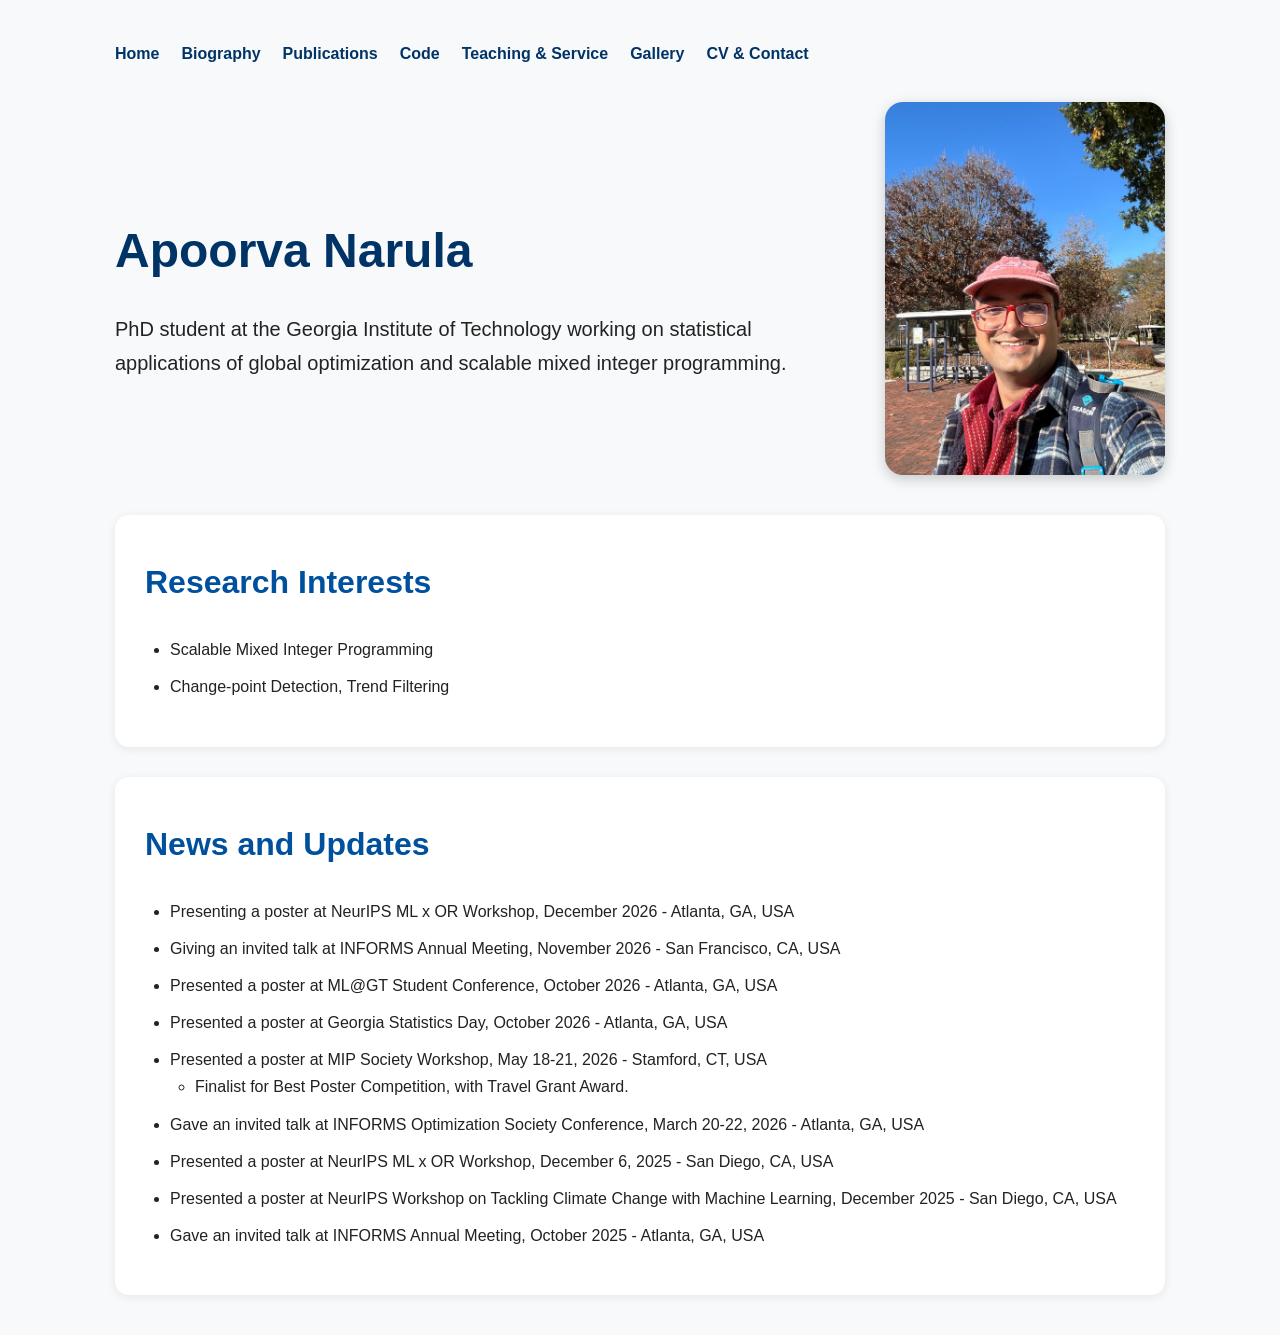
<file: index.html>
<!DOCTYPE html>
<html>
<head>
    <title>Apoorva Narula</title>
    <link rel="stylesheet" href="style.css">
</head>

<body>

    <nav>
        <a href="index.html">Home</a>
        <a href="biography.html">Biography</a>
        <a href="publications.html">Publications</a>
        <a href="code.html">Code</a>
        <a href="teaching-service.html">Teaching & Service</a>
        <a href="gallery.html">Gallery</a>
        <a href="cv-contact.html">CV & Contact</a>
    </nav>

    <div class="hero">
        <div class="hero-text">
            <h1>Apoorva Narula</h1>

            <p style="font-size:20px;">
                PhD student at the Georgia Institute of Technology working on
                statistical applications of global optimization and scalable
                mixed integer programming.
            </p>
        </div>

        <img src="Apoorva_N.JPG"
             alt="Apoorva Narula"
             class="profile-image">
    </div>

    <div class="card">
        <h2>Research Interests</h2>

        <ul>
            <li>Scalable Mixed Integer Programming</li>
            <li>Change-point Detection, Trend Filtering</li>
        </ul>
    </div>

    <div class="card">

<h2>News and Updates</h2>

<ul>
    <li>Presenting a poster at NeurIPS ML x OR Workshop,
        December 2026 - Atlanta, GA, USA</li>

    <li>Giving an invited talk at INFORMS Annual Meeting,
        November 2026 - San Francisco, CA, USA</li>

    <li>Presented a poster at ML@GT Student Conference,
        October 2026 - Atlanta, GA, USA</li>

    <li>Presented a poster at Georgia Statistics Day,
        October 2026 - Atlanta, GA, USA</li>

    <li>Presented a poster at MIP Society Workshop,
        May 18-21, 2026 - Stamford, CT, USA
        <ul>
            <li>Finalist for Best Poster Competition,
                with Travel Grant Award.</li>
        </ul>
    </li>

    <li>Gave an invited talk at INFORMS Optimization Society
        Conference, March 20-22, 2026 - Atlanta, GA, USA</li>

    <li>Presented a poster at NeurIPS ML x OR Workshop,
        December 6, 2025 - San Diego, CA, USA</li>

    <li>Presented a poster at NeurIPS Workshop on Tackling
        Climate Change with Machine Learning,
        December 2025 - San Diego, CA, USA</li>

    <li>Gave an invited talk at INFORMS Annual Meeting,
        October 2025 - Atlanta, GA, USA</li>
</ul>

    </div>

</body>
</html>
</file>
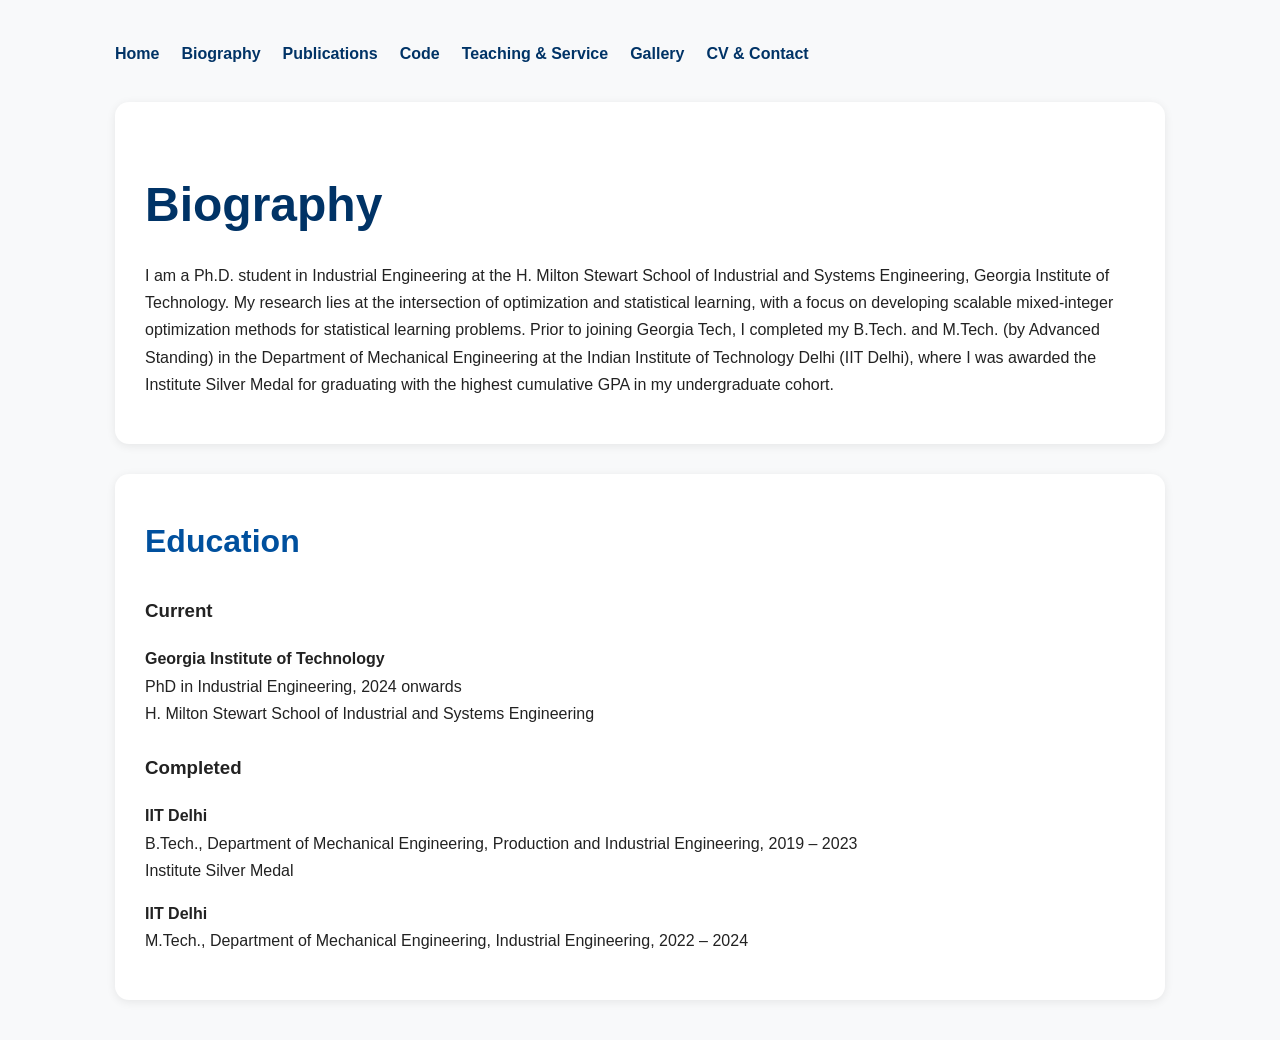
<file: biography.html>
<!DOCTYPE html>
<html>
<head>
    <title>Biography | Apoorva Narula</title>
    <link rel="stylesheet" href="style.css">
</head>

<body>

    <nav>
        <a href="index.html">Home</a>
        <a href="biography.html">Biography</a>
        <a href="publications.html">Publications</a>
        <a href="code.html">Code</a>
        <a href="teaching-service.html">Teaching & Service</a>
        <a href="gallery.html">Gallery</a>
        <a href="cv-contact.html">CV & Contact</a>
    </nav>

    <div class="card">
        <h1>Biography</h1>

        <p>
           I am a Ph.D. student in Industrial Engineering at the H. Milton Stewart School of 
            Industrial and Systems Engineering, Georgia Institute of Technology. My research 
            lies at the intersection of optimization and statistical learning, with a focus 
            on developing scalable mixed-integer optimization methods for statistical learning 
            problems. Prior to joining Georgia Tech, I completed my B.Tech. and M.Tech. 
            (by Advanced Standing) in the Department of Mechanical Engineering at the Indian 
            Institute of Technology Delhi (IIT Delhi), where I was awarded the Institute Silver 
            Medal for graduating with the highest cumulative GPA in my undergraduate cohort.
        </p>

    </div>

    <div class="card">
        <h2>Education</h2>

        <h3>Current</h3>

        <p>
            <strong>Georgia Institute of Technology</strong><br>
            PhD in Industrial Engineering, 2024 onwards<br>
            H. Milton Stewart School of Industrial and Systems Engineering
        </p>

        <h3>Completed</h3>

        <p>
            <strong>IIT Delhi</strong><br>
            B.Tech., Department of Mechanical Engineering, Production and Industrial Engineering, 2019 &ndash; 2023<br>
            Institute Silver Medal
        </p>

        <p>
            <strong>IIT Delhi</strong><br>
            M.Tech., Department of Mechanical Engineering, Industrial Engineering, 2022 &ndash; 2024
        </p>
    </div>

</body>
</html>
</file>
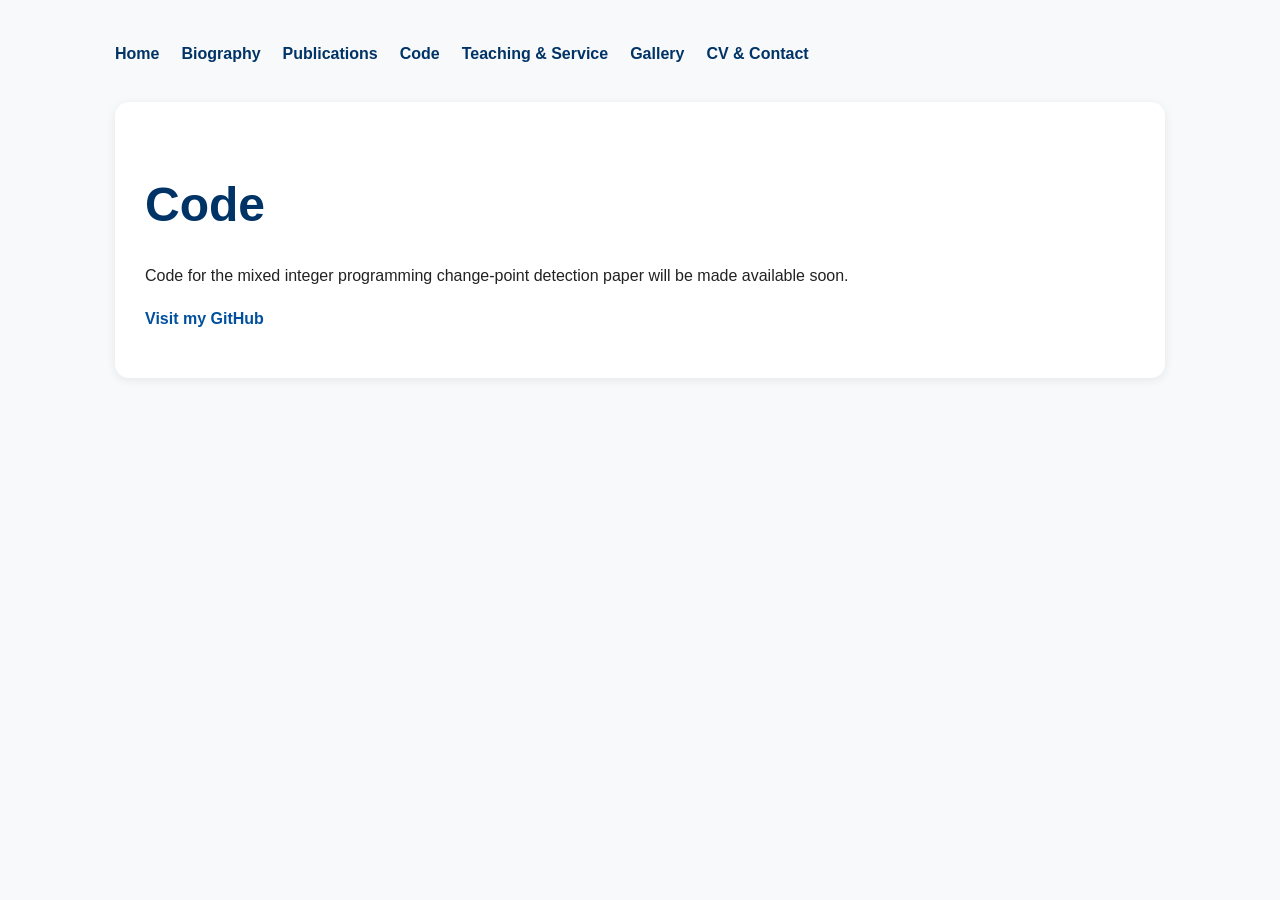
<file: code.html>
<!DOCTYPE html>
<html>
<head>
    <title>Code | Apoorva Narula</title>
    <link rel="stylesheet" href="style.css">
</head>

<body>

    <nav>
        <a href="index.html">Home</a>
        <a href="biography.html">Biography</a>
        <a href="publications.html">Publications</a>
        <a href="code.html">Code</a>
        <a href="teaching-service.html">Teaching & Service</a>
        <a href="gallery.html">Gallery</a>
        <a href="cv-contact.html">CV & Contact</a>
    </nav>

    <div class="card">
        <h1>Code</h1>

        <p>
            Code for the mixed integer programming change-point detection paper
            will be made available soon.
        </p>

        <p>
            <a href="https://github.com/ApoorvaGOR" target="_blank">
                Visit my GitHub
            </a>
        </p>
    </div>

</body>
</html>
</file>
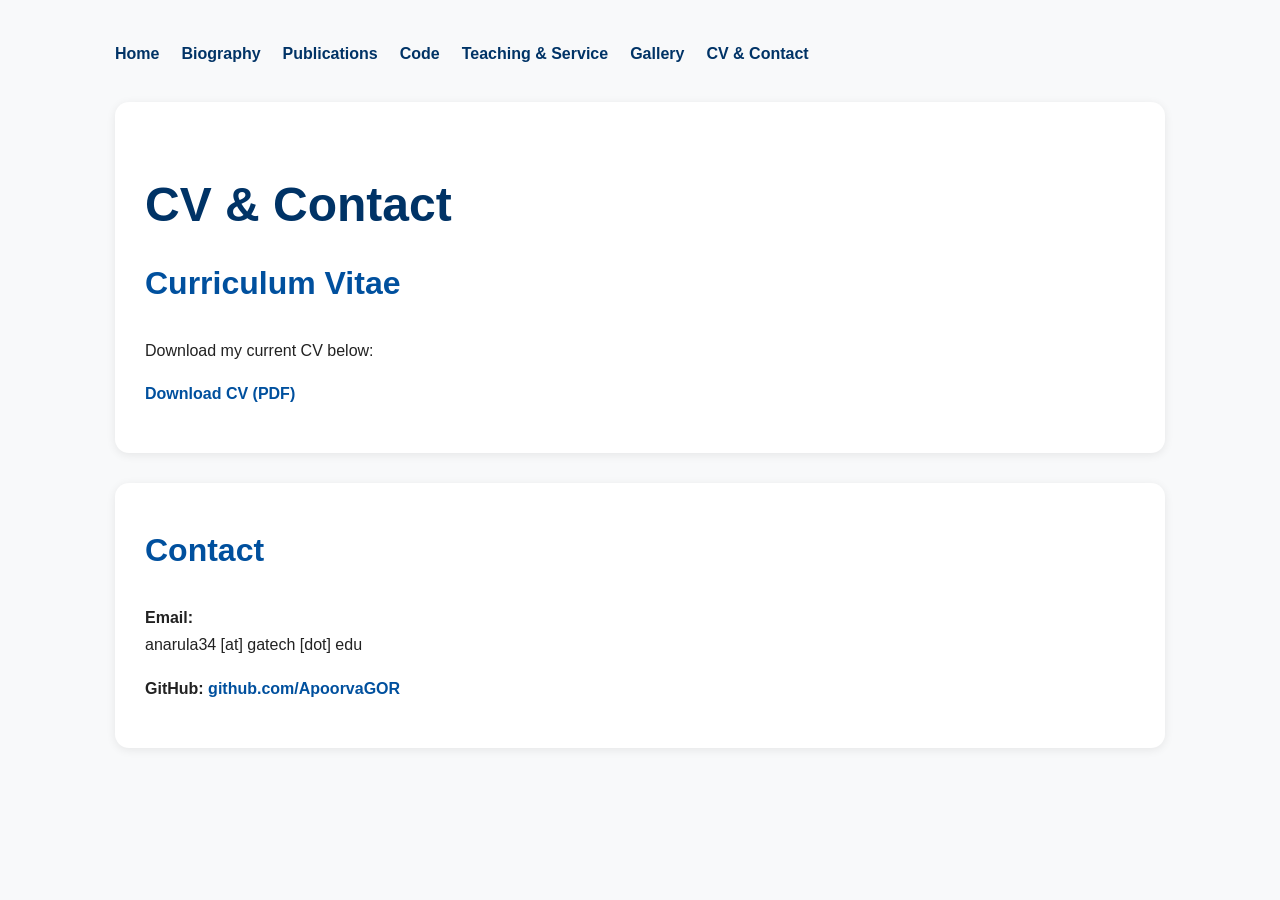
<file: cv-contact.html>
<!DOCTYPE html>
<html>
<head>
    <title>CV & Contact | Apoorva Narula</title>
    <link rel="stylesheet" href="style.css">
</head>

<body>

    <nav>
        <a href="index.html">Home</a>
        <a href="biography.html">Biography</a>
        <a href="publications.html">Publications</a>
        <a href="code.html">Code</a>
        <a href="teaching-service.html">Teaching & Service</a>
        <a href="gallery.html">Gallery</a>
        <a href="cv-contact.html">CV & Contact</a>
    </nav>

    <div class="card">

        <h1>CV & Contact</h1>

        <h2>Curriculum Vitae</h2>

        <p>
            Download my current CV below:
        </p>

        <p>
            <a href="Apoorva_Narula_CV_23_Oct_2026.pdf" target="_blank">
                Download CV (PDF)
            </a>
        </p>

    </div>

    <div class="card">

        <h2>Contact</h2>

        <p>
           <strong>Email:</strong><br>
            anarula34 [at] gatech [dot] edu
        </p>

        <p>
            <strong>GitHub:</strong>
            <a href="https://github.com/ApoorvaGOR" target="_blank">
                github.com/ApoorvaGOR
            </a>
        </p>

    </div>

</body>
</html>
</file>
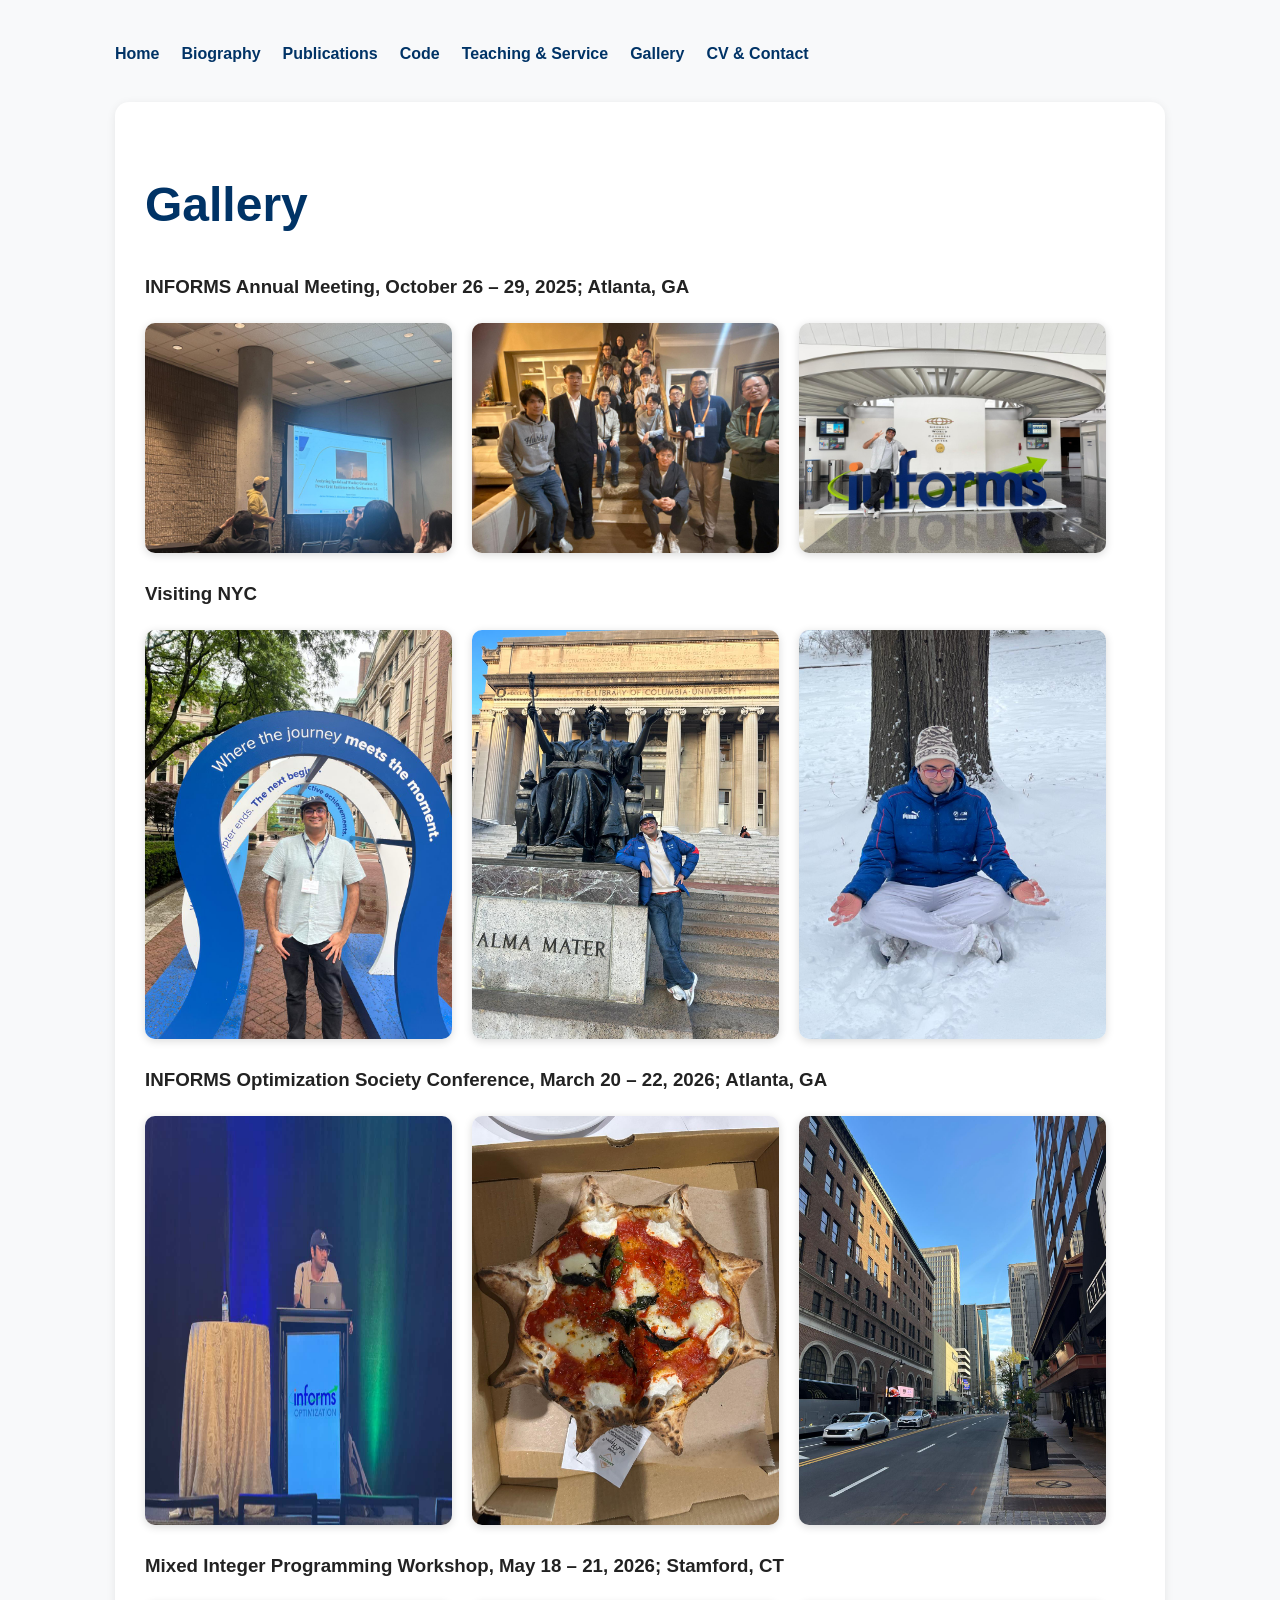
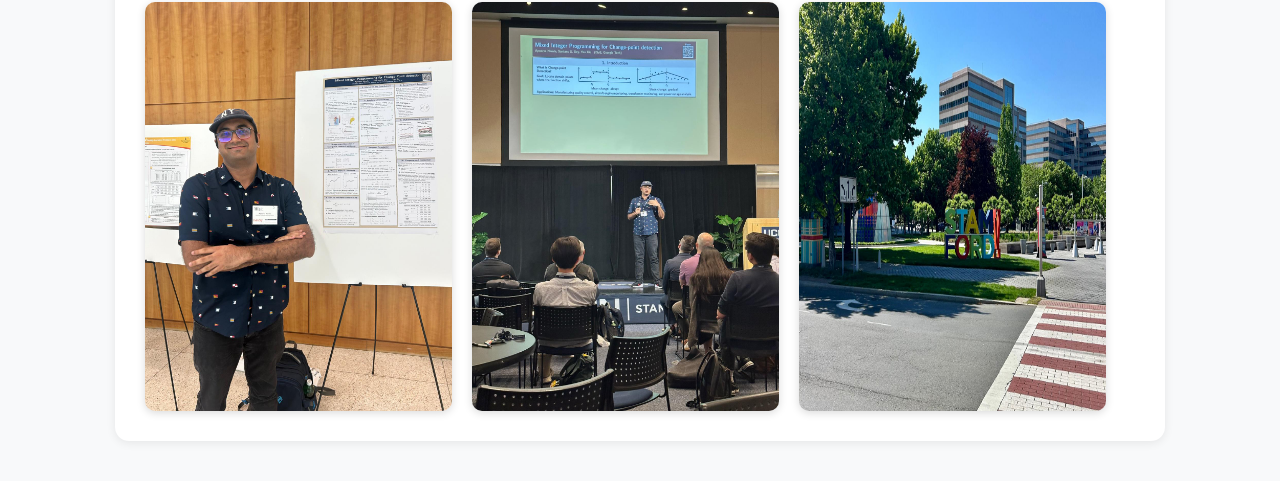
<file: gallery.html>
<!DOCTYPE html>
<html>
<head>
    <title>Gallery | Apoorva Narula</title>
    <link rel="stylesheet" href="style.css">
</head>

<body>

    <nav>
        <a href="index.html">Home</a>
        <a href="biography.html">Biography</a>
        <a href="publications.html">Publications</a>
        <a href="code.html">Code</a>
        <a href="teaching-service.html">Teaching & Service</a>
        <a href="gallery.html">Gallery</a>
        <a href="cv-contact.html">CV & Contact</a>
    </nav>

    <div class="card">

        <h1>Gallery</h1>

        <h3>INFORMS Annual Meeting, October 26 &ndash; 29, 2025; Atlanta, GA</h2>

        <div class="gallery-images">

            <img src="INFORMS_2025_1.jpeg"
                 alt="Apoorva presenting at INFORMS Annual Meeting, 2025">

            <img src="INFORMS_2025_2.jpeg"
                 alt="Apoorva presenting at INFORMS Annual Meeting, 2025">

            <img src="INFORMS_2025_3.jpeg"
                 alt="Apoorva presenting at INFORMS Annual Meeting, 2025">

            <!-- Example:
            <img src="conference_picture_2.JPG"
                 alt="Conference venue">

            <img src="conference_picture_3.JPG"
                 alt="Research presentation">
            -->

        </div>

        <h3> Visiting NYC </h2>

        <div class="gallery-images">

            <img src="NYC_1.jpeg"
                 alt="Apoorva presenting at NYC">

            <img src="NYC_2.jpeg"
                 alt="Apoorva presenting at NYC">

            <img src="NYC_3.jpeg"
                 alt="Apoorva presenting at NYC">

            <!-- Example:
            <img src="conference_picture_2.JPG"
                 alt="Conference venue">

            <img src="conference_picture_3.JPG"
                 alt="Research presentation">
            -->

        </div>   

        <h3>INFORMS Optimization Society Conference, March 20 &ndash; 22, 2026; Atlanta, GA</h2>

        <div class="gallery-images">

            <img src="IOS_talk.JPG"
                 alt="Apoorva presenting at INFORMS Optimization">

            <img src="IOS_2.jpeg"
                 alt="Apoorva presenting at INFORMS Optimization">

            <img src="IOS_3.jpeg"
                 alt="Apoorva presenting at INFORMS Optimization">

            <!-- Example:
            <img src="conference_picture_2.JPG"
                 alt="Conference venue">

            <img src="conference_picture_3.JPG"
                 alt="Research presentation">
            -->

        </div>

        <h3>Mixed Integer Programming Workshop, May 18 &ndash; 21, 2026; Stamford, CT</h2>

        <div class="gallery-images">

            <img src="Connecticut_1.jpeg"
                 alt="Apoorva presenting at MIP, 2026">

            <img src="Connecticut_2.jpeg"
                 alt="Apoorva presenting at MIP, 2026">
            
            <img src="Connecticut_3.jpeg"
                 alt="Apoorva presenting at MIP, 2026">

            <!-- Example:
            <img src="conference_picture_2.JPG"
                 alt="Conference venue">

            <img src="conference_picture_3.JPG"
                 alt="Research presentation">
            -->

        </div>  

    </div>

</body>
</html>
</file>
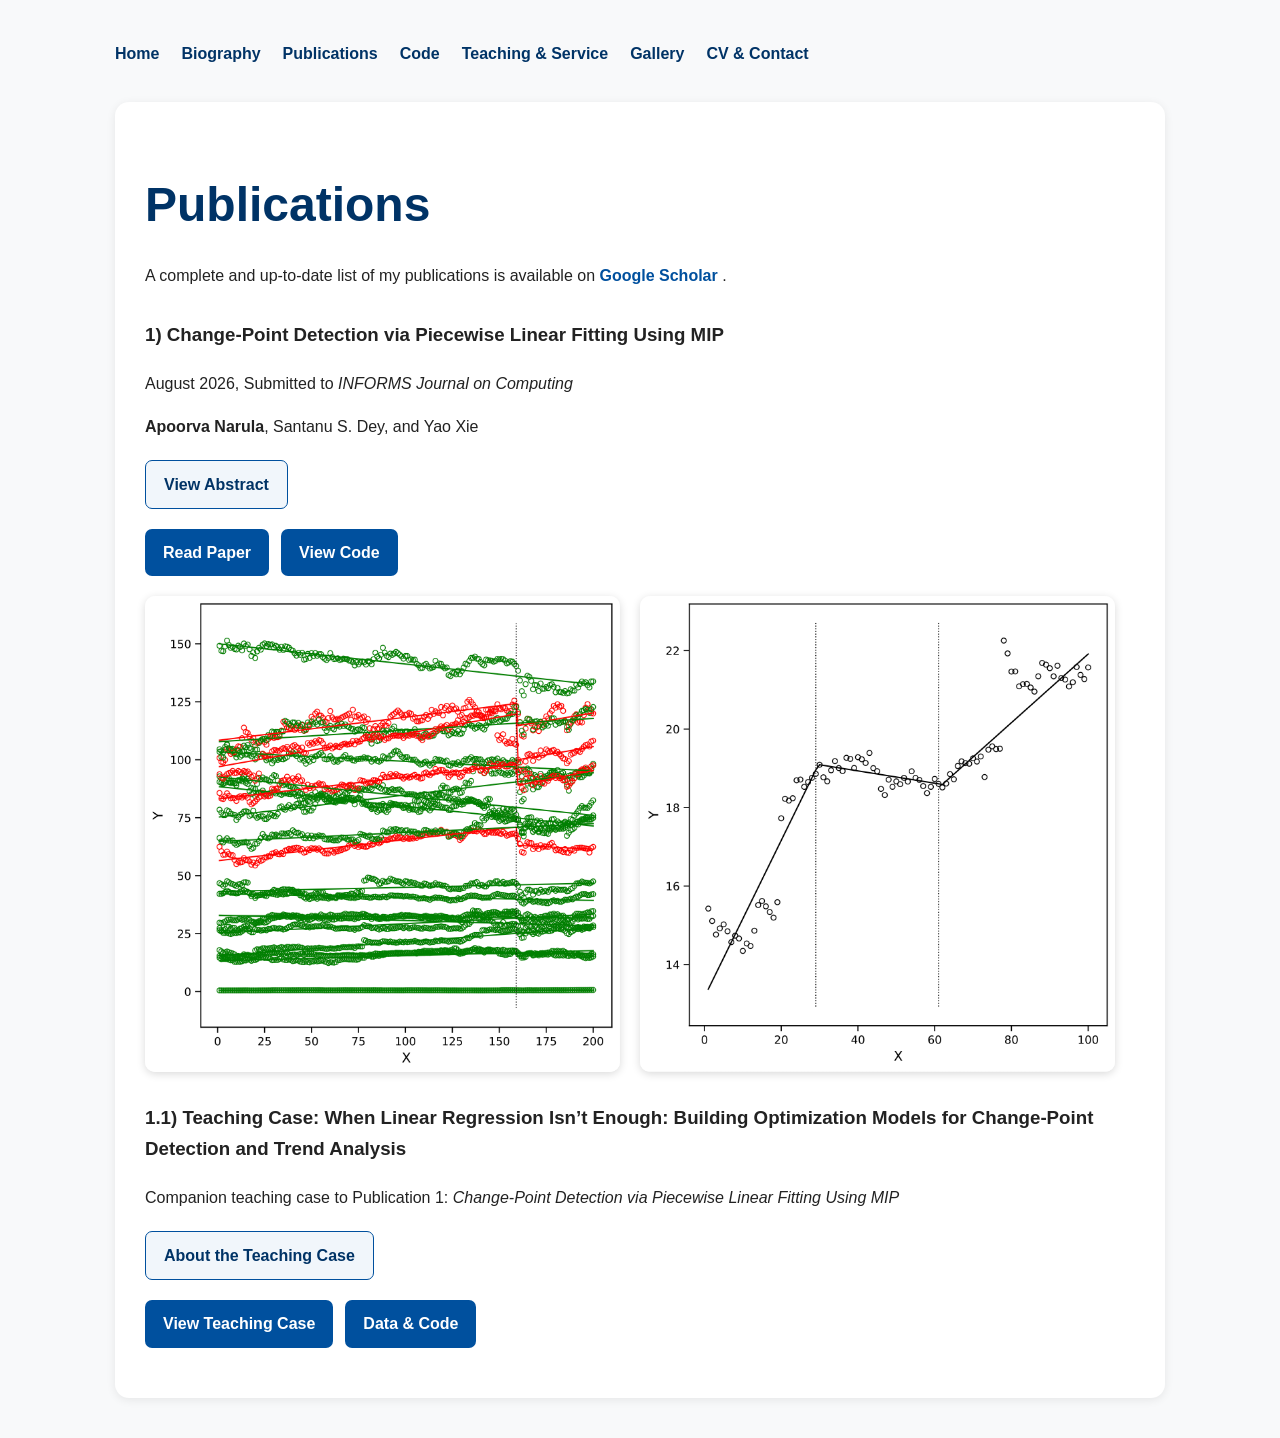
<file: publications.html>
<!DOCTYPE html>
<html lang="en">
<head>
    <meta charset="UTF-8">
    <meta name="viewport" content="width=device-width, initial-scale=1.0">

    <title>Publications | Apoorva Narula</title>
    <link rel="stylesheet" href="style.css">
</head>

<body>

    <nav>
        <a href="index.html">Home</a>
        <a href="biography.html">Biography</a>
        <a href="publications.html">Publications</a>
        <a href="code.html">Code</a>
        <a href="teaching-service.html">Teaching &amp; Service</a>
        <a href="gallery.html">Gallery</a>
        <a href="cv-contact.html">CV &amp; Contact</a>
    </nav>

    <div class="card">
        <h1>Publications</h1>

        <p>
            A complete and up-to-date list of my publications is available on
            <a href="https://scholar.google.com/citations?hl=en&user=cupIUlIAAAAJ"
               target="_blank"
               rel="noopener noreferrer">
                Google Scholar
            </a>.
        </p>

        <!-- Publication 1 -->
        <article class="publication">
            <h3>1) Change-Point Detection via Piecewise Linear Fitting Using MIP</h3>
            
            <p class="publication-date-status">
                August 2026, Submitted to <em>INFORMS Journal on Computing</em>
            </p>


            <p class="publication-authors">
                <strong>Apoorva Narula</strong>, Santanu S. Dey, and Yao Xie
            </p>

            <details class="abstract-dropdown">
                <summary>View Abstract</summary>

                <p>
                    We present a new mixed-integer programming (MIP) approach
                    for offline multiple change-point detection by casting the
                    problem as a globally optimal piecewise-linear (PWL)
                    fitting problem. Our main contribution is a family of
                    strengthened MIP formulations whose linear programming
                    (LP) relaxations admit integral projections onto the
                    segment-assignment variables, which encode the segment
                    membership of each data point.
                </p>

                <p>
                    This property yields provably tighter relaxations than
                    existing formulations for offline multiple change-point
                    detection. We further extend the framework to
                    multidimensional PWL models with shared change-points.
                    Extensive computational experiments on benchmark
                    real-world datasets demonstrate that the proposed
                    formulations reduce solution times under both
                    ℓ<sub>1</sub> and ℓ<sub>2</sub> loss functions compared
                    with the state of the art.
                </p>
            </details>

            <div class="publication-links">
                <a class="publication-button"
                   href="https://arxiv.org/pdf/2602.11947"
                   target="_blank"
                   rel="noopener noreferrer">
                    Read Paper
                </a>

                <a class="publication-button"
                   href="https://github.com/ApoorvaGOR/MIP_for_Change_point_Detection"
                   target="_blank"
                   rel="noopener noreferrer">
                    View Code
                </a>
            </div>

            <div class="project-images">
                <img src="Sparse_Change_point_Detection.JPG"
                     alt="Sparse change-point detection results"
                     loading="lazy">

                <img src="Univariate_with_Continuity.JPG"
                     alt="Univariate change-point detection with continuity"
                     loading="lazy">
            </div>
        </article>

       <!-- Teaching Case Associated with Publication 1 -->
       <article class="publication teaching-case">

            <h3>
                   1.1) Teaching Case: When Linear Regression Isn’t Enough:
                     Building Optimization Models for Change-Point Detection
                     and Trend Analysis
            </h3>

            <p class="publication-status">
               Companion teaching case to Publication 1:
              <em>Change-Point Detection via Piecewise Linear Fitting Using MIP</em>
            </p>

            <details class="abstract-dropdown">
                <summary>About the Teaching Case</summary>

                <p>
                    This teaching case introduces piecewise-linear fitting
                    as a framework for identifying changes in trends in
                    time-series data. It guides students from classical
                    linear regression to dynamic programming and
                    mixed-integer optimization.
                </p>

                <p>
                    The case compares alternative optimization formulations
                    based on their computational efficiency, scalability,
                    and modeling properties, and illustrates the framework
                    using applications in financial time series and
                    hurricane-induced power outages.
                </p>
            </details>

            <div class="publication-links">

                <a class="publication-button"
                   href="MIP_PWL_Case.pdf"
                   target="_blank"
                   rel="noopener noreferrer">
                    View Teaching Case
                </a>

                <a class="publication-button"
                   href="https://github.com/ApoorvaGOR/change-point-detection-case-data"
                   target="_blank"
                   rel="noopener noreferrer">
                    Data &amp; Code
                </a>

            </div>

        </article>

    </div>

</body>
</html>
</file>
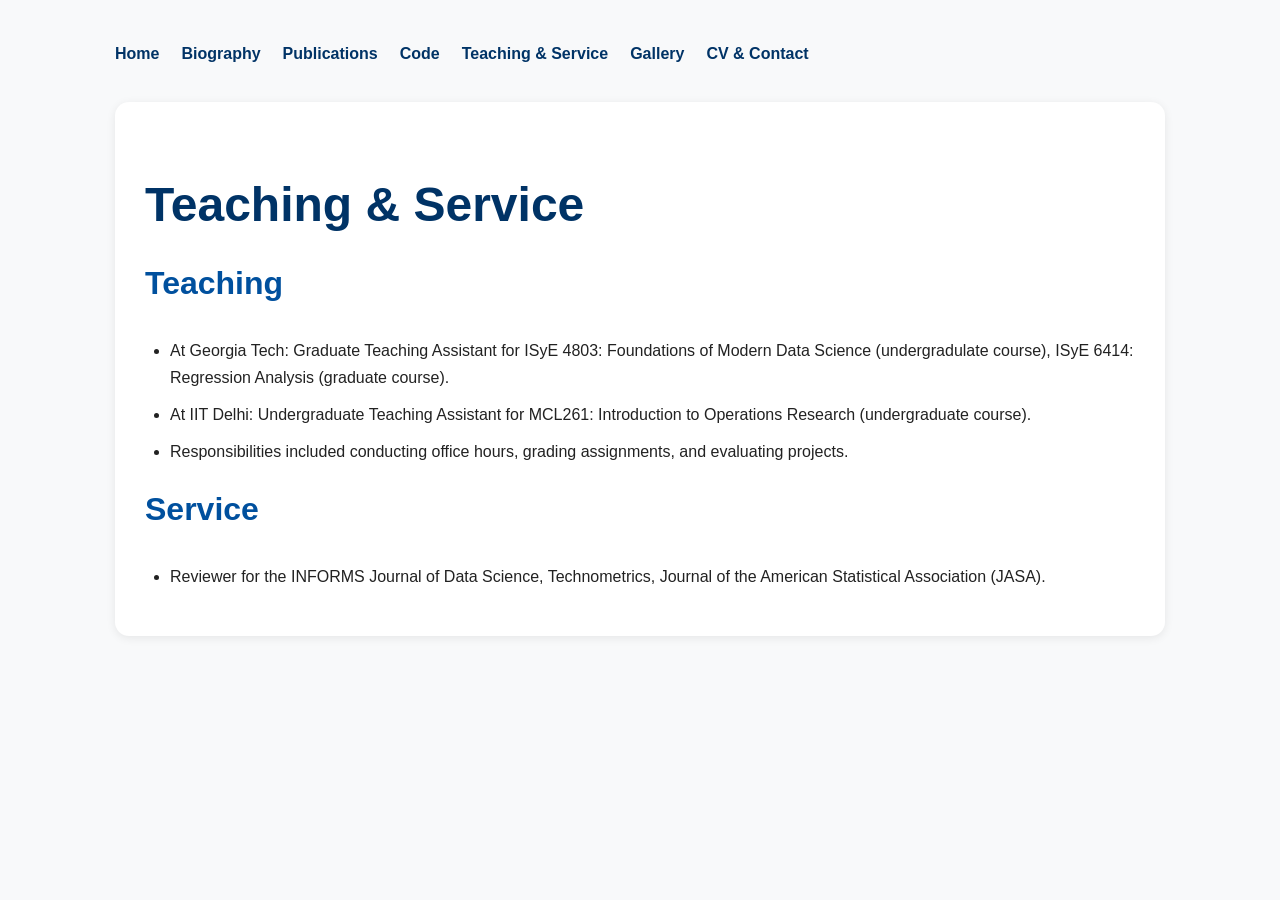
<file: teaching-service.html>
<!DOCTYPE html>
<html>
<head>
    <title>Teaching & Service | Apoorva Narula</title>
    <link rel="stylesheet" href="style.css">
</head>

<body>

    <nav>
        <a href="index.html">Home</a>
        <a href="biography.html">Biography</a>
        <a href="publications.html">Publications</a>
        <a href="code.html">Code</a>
        <a href="teaching-service.html">Teaching & Service</a>
        <a href="gallery.html">Gallery</a>
        <a href="cv-contact.html">CV & Contact</a>
    </nav>

    <div class="card">
        <h1>Teaching & Service</h1>

        <h2>Teaching</h2>

        <ul>
            <li>
                At Georgia Tech: Graduate Teaching Assistant for ISyE 4803:
                Foundations of Modern Data Science (undergradulate course), ISyE 6414: Regression Analysis (graduate course). 
            </li>
            <li>
                At IIT Delhi: Undergraduate Teaching Assistant for MCL261: Introduction to Operations Research (undergraduate course).
            </li>
            <li>
                Responsibilities included conducting office hours, grading
                assignments, and evaluating projects.
            </li>
        </ul>

        <h2>Service</h2>

        <ul>
            <li>
                Reviewer for the INFORMS Journal of Data Science, Technometrics, Journal of the American Statistical Association (JASA).
            </li>
        </ul>
    </div>

</body>
</html>
</file>
<file: style.css>
body {
    font-family: Arial, sans-serif;
    max-width: 1050px;
    margin: auto;
    padding: 40px;
    line-height: 1.7;
    background-color: #f8f9fa;
    color: #222;
}

nav {
    display: flex;
    gap: 22px;
    margin-bottom: 35px;
    flex-wrap: wrap;
}

nav a {
    color: #003366;
    font-weight: bold;
}

h1 {
    color: #003366;
    font-size: 48px;
    margin-bottom: 10px;
}

h2 {
    margin-top: 10px;
    color: #00509e;
    font-size: 32px;
}

h3 {
    color: #222;
    margin-top: 25px;
}

.hero {
    display: flex;
    align-items: center;
    gap: 40px;
    margin-bottom: 40px;
    flex-wrap: wrap;
}

.hero-text {
    flex: 1;
}

.profile-image {
    width: 280px;
    border-radius: 18px;
    box-shadow: 0 4px 14px rgba(0, 0, 0, 0.2);
}

.card {
    background: white;
    padding: 30px;
    border-radius: 14px;
    margin-top: 30px;
    box-shadow: 0 2px 10px rgba(0, 0, 0, 0.08);
}

/* Publication section */

.publication {
    margin-top: 30px;
}

.publication-date {
    color: #666;
    margin-top: 5px;
    margin-bottom: 8px;
}

.publication-authors {
    margin-top: 0;
}

.abstract-dropdown {
    margin: 20px 0;
}

.abstract-dropdown summary {
    display: inline-block;
    padding: 10px 18px;
    border: 1px solid #00509e;
    border-radius: 7px;
    background-color: #f1f6fb;
    color: #003366;
    cursor: pointer;
    font-weight: bold;
    transition: background-color 0.2s ease, transform 0.2s ease;
}

.abstract-dropdown summary:hover {
    background-color: #e2edf7;
    transform: translateY(-1px);
}

.abstract-dropdown[open] summary {
    margin-bottom: 12px;
}

.abstract-dropdown p {
    margin-top: 10px;
    line-height: 1.7;
}

.publication-links {
    display: flex;
    flex-wrap: wrap;
    gap: 12px;
    margin: 20px 0;
}

.publication-button {
    display: inline-block;
    padding: 10px 18px;
    border-radius: 7px;
    background-color: #00509e;
    color: white;
    text-decoration: none;
    font-weight: bold;
    transition: background-color 0.2s ease, transform 0.2s ease;
}

.publication-button:hover {
    background-color: #003f7d;
    color: white;
    text-decoration: none;
    transform: translateY(-1px);
}

/* Images */

.project-images,
.gallery-images {
    display: flex;
    gap: 20px;
    flex-wrap: wrap;
    margin-top: 20px;
}

.project-images img {
    width: 48%;
    border-radius: 10px;
    box-shadow: 0 2px 8px rgba(0, 0, 0, 0.15);
}

.gallery-images img {
    width: 31%;
    border-radius: 10px;
    box-shadow: 0 2px 8px rgba(0, 0, 0, 0.15);
}

/* General links */

a {
    color: #00509e;
    text-decoration: none;
    font-weight: bold;
}

a:hover {
    text-decoration: underline;
}

ul {
    padding-left: 25px;
}

li {
    margin-bottom: 10px;
}

/* Mobile layout */

@media (max-width: 700px) {
    body {
        padding: 20px;
    }

    .card {
        padding: 22px;
    }

    .project-images img,
    .gallery-images img {
        width: 100%;
    }

    .publication-links {
        flex-direction: column;
        align-items: flex-start;
    }

    .publication-button {
        width: 100%;
        box-sizing: border-box;
        text-align: center;
    }

    h1 {
        font-size: 38px;
    }
}
</file>
